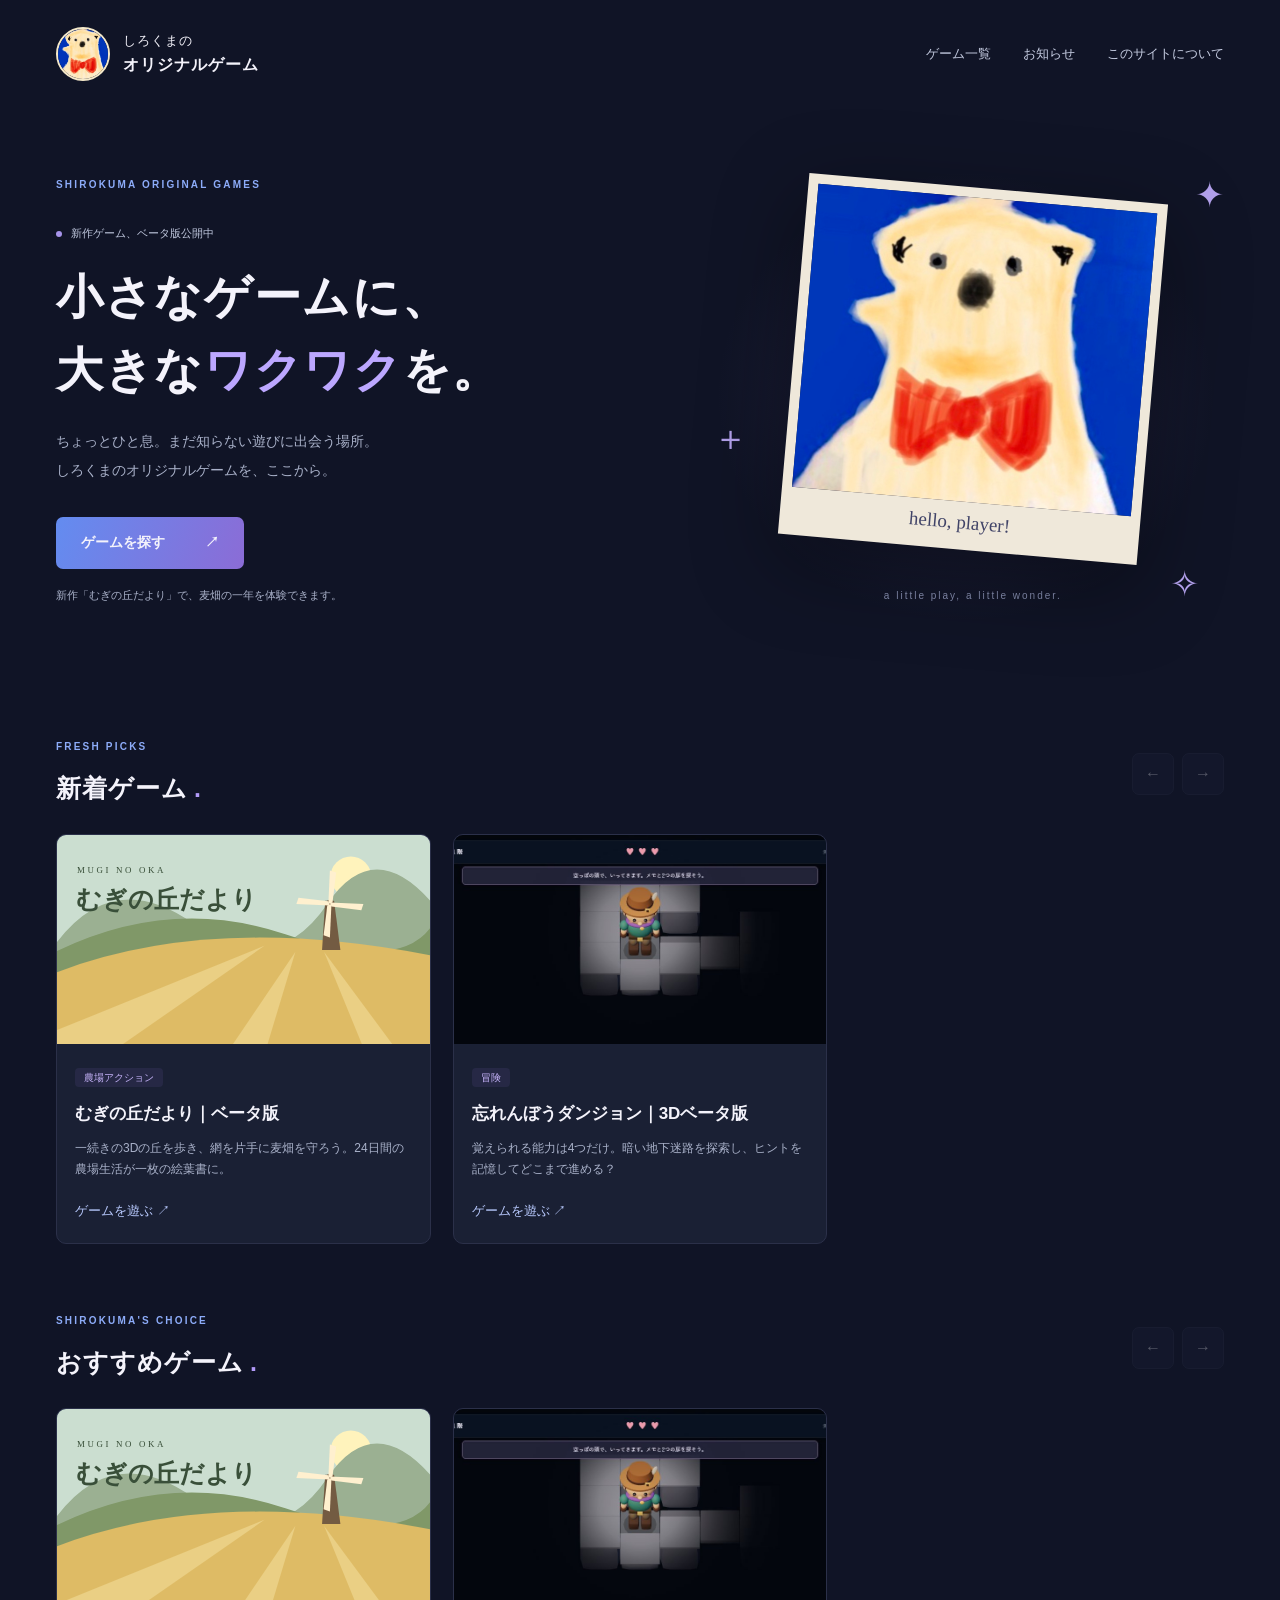
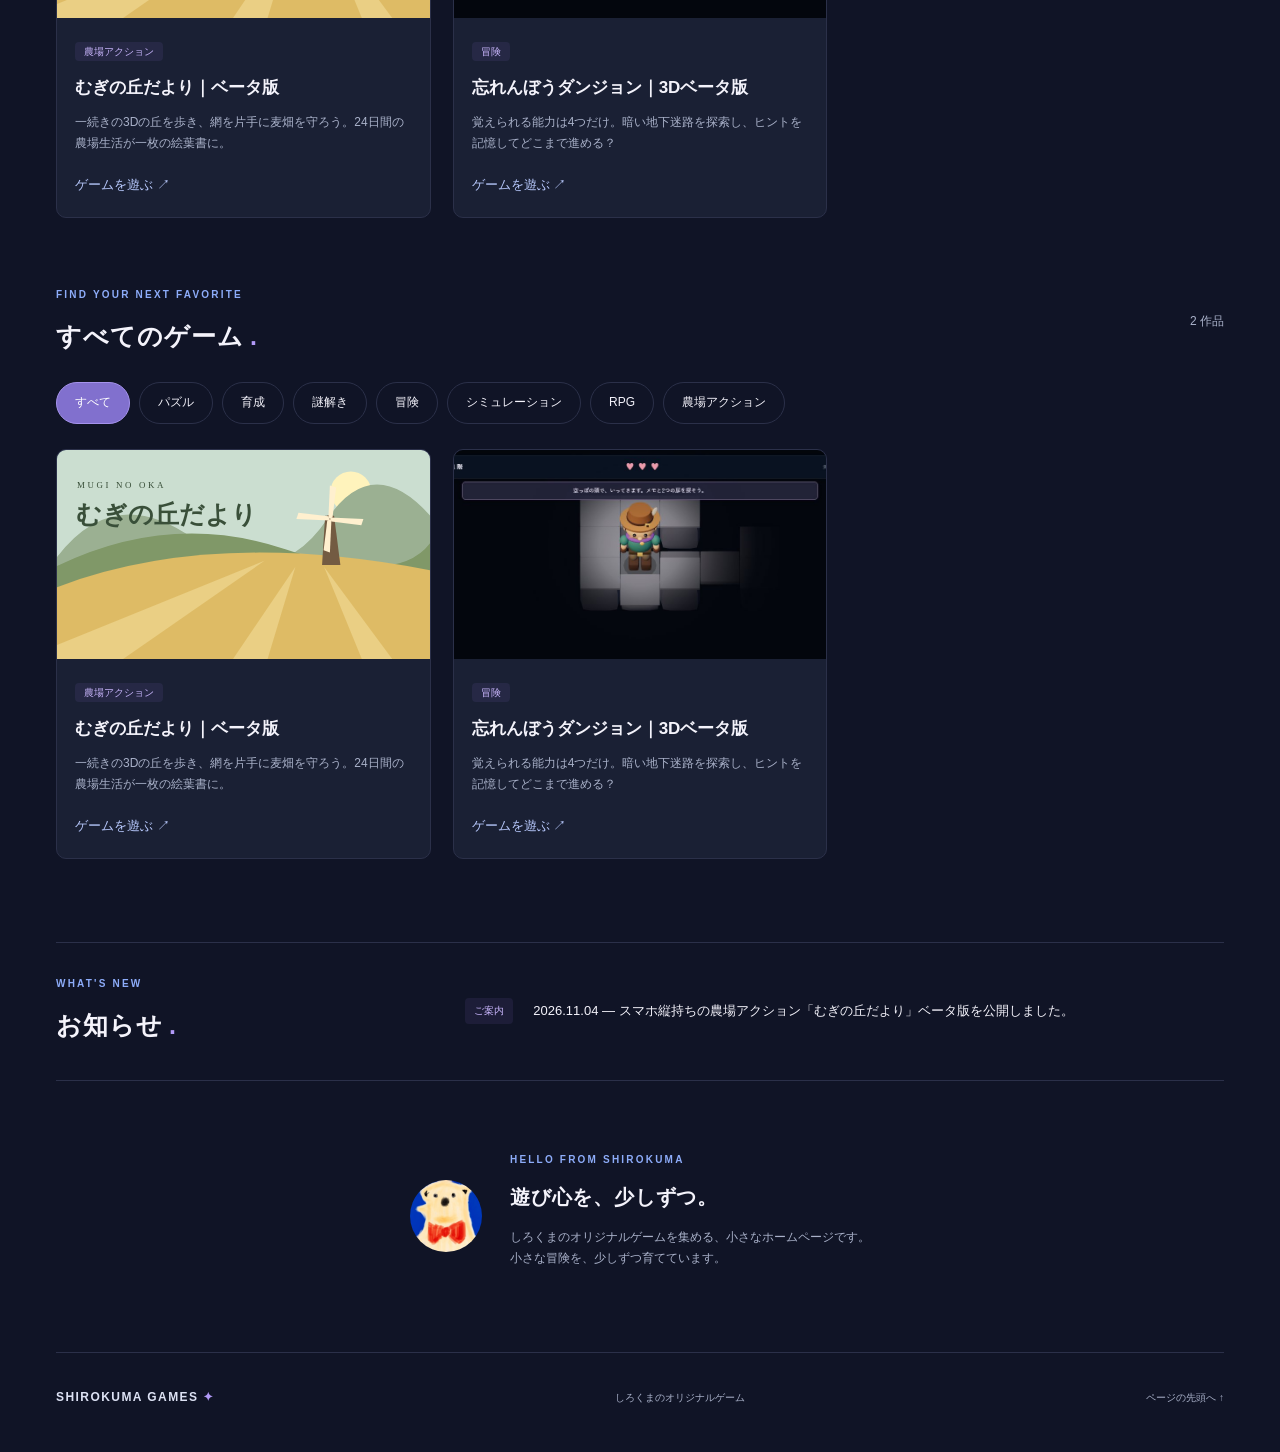
<file: index.html>
<!doctype html>
<html lang="ja">
<head><meta charset="utf-8"><meta name="viewport" content="width=device-width,initial-scale=1"><title>しろくまのオリジナルゲーム</title><meta name="description" content="小さなゲームに、大きなワクワクを。しろくまのオリジナルゲームのホームページ。"><meta name="theme-color" content="#101426"><link rel="icon" href="assets/shirokuma.jpg"><link rel="stylesheet" href="style.css"><script defer src="data/games.js"></script><script defer src="app.js"></script></head>
<body><a class="skip" href="#main">本文へ移動</a><header class="header"><a class="brand" href="./"><img src="assets/shirokuma.jpg" alt="赤い蝶ネクタイの手描きしろくま"><span>しろくまの<br><strong>オリジナルゲーム</strong></span></a><nav aria-label="メイン"><a href="#games">ゲーム一覧</a><a href="#news">お知らせ</a><a href="#about">このサイトについて</a></nav></header>
<main id="main"><section class="hero"><div class="hero-copy"><p class="eyebrow">SHIROKUMA ORIGINAL GAMES</p><p class="status"><span></span> 新作ゲーム、ベータ版公開中</p><h1>小さなゲームに、<br>大きな<span>ワクワク</span>を。</h1><p class="intro">ちょっとひと息。まだ知らない遊びに出会う場所。<br>しろくまのオリジナルゲームを、ここから。</p><a class="primary" href="#games">ゲームを探す <span aria-hidden="true">↗</span></a><p class="hero-note">新作「むぎの丘だより」で、麦畑の一年を体験できます。</p></div><div class="hero-art"><span class="spark s1">✦</span><span class="spark s2">＋</span><div class="portrait"><img src="assets/shirokuma.jpg" alt="青い背景に描かれた、赤い蝶ネクタイのしろくま"><span>hello, player!</span></div><div class="art-caption">a little play, a little wonder.</div><span class="spark s3">✧</span></div></section>
<div class="content"><section aria-labelledby="new-title" class="game-section"><div class="section-head"><div><p class="eyebrow">FRESH PICKS</p><h2 id="new-title">新着ゲーム<span class="dot">.</span></h2></div><div class="arrows"><button data-track="new-games" data-dir="-1" aria-label="新着ゲームを前へ">←</button><button data-track="new-games" data-dir="1" aria-label="新着ゲームを次へ">→</button></div></div><div id="new-games" class="track" tabindex="0" role="region" aria-label="新着ゲームの横スクロール一覧"></div></section>
<section aria-labelledby="recommended-title" class="game-section"><div class="section-head"><div><p class="eyebrow">SHIROKUMA'S CHOICE</p><h2 id="recommended-title">おすすめゲーム<span class="dot">.</span></h2></div><div class="arrows"><button data-track="recommended-games" data-dir="-1" aria-label="おすすめゲームを前へ">←</button><button data-track="recommended-games" data-dir="1" aria-label="おすすめゲームを次へ">→</button></div></div><div id="recommended-games" class="track" tabindex="0" role="region" aria-label="おすすめゲームの横スクロール一覧"></div></section>
<section id="games" aria-labelledby="all-title" class="game-section"><div class="section-head"><div><p class="eyebrow">FIND YOUR NEXT FAVORITE</p><h2 id="all-title">すべてのゲーム<span class="dot">.</span></h2></div><span id="count" aria-live="polite"></span></div><div id="filters" class="filters" role="group" aria-label="ジャンルで絞り込み"></div><div id="all-games" class="grid" aria-live="polite"></div></section>
<section id="news" class="news"><div><p class="eyebrow">WHAT'S NEW</p><h2>お知らせ<span class="dot">.</span></h2></div><div class="news-item"><span class="tag">ご案内</span><p>2026.11.04 — スマホ縦持ちの農場アクション「むぎの丘だより」ベータ版を公開しました。</p></div></section>
<section id="about" class="about"><img src="assets/shirokuma.jpg" alt="" width="72" height="72"><div><p class="eyebrow">HELLO FROM SHIROKUMA</p><h2>遊び心を、少しずつ。</h2><p>しろくまのオリジナルゲームを集める、小さなホームページです。<br>小さな冒険を、少しずつ育てています。</p></div></section></div></main>
<footer><a class="footer-brand" href="./">SHIROKUMA GAMES <span>✦</span></a><p>しろくまのオリジナルゲーム</p><a href="#main">ページの先頭へ ↑</a></footer><noscript><p>ゲーム一覧を見るにはJavaScriptを有効にしてください。</p></noscript></body></html>
</file>
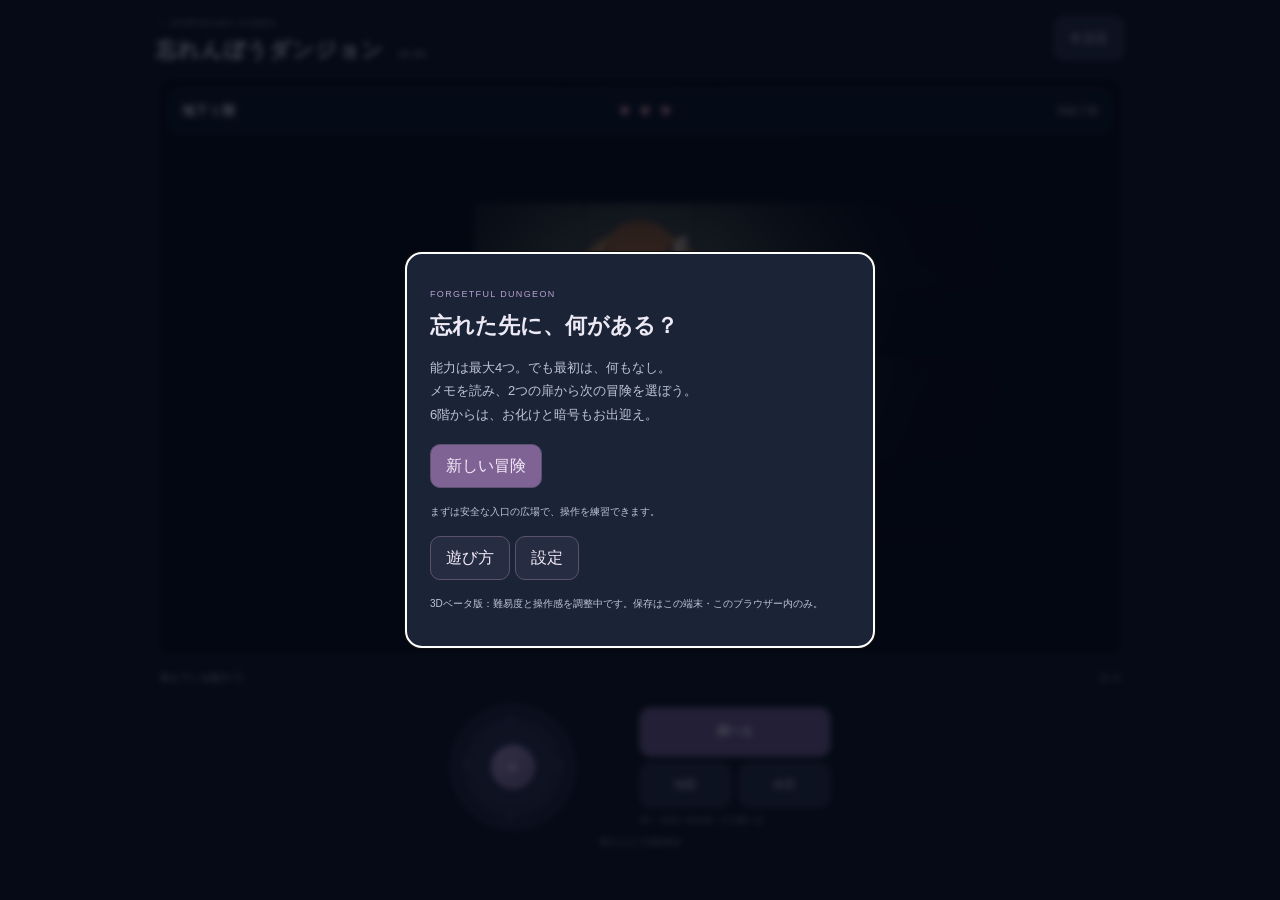
<file: games/forgetful-3d/index.html>
<!doctype html><html lang="ja"><head><meta charset="utf-8"><meta name="viewport" content="width=device-width,initial-scale=1,viewport-fit=cover"><meta name="theme-color" content="#0b101b"><meta name="description" content="覚える能力を選び、暗号を読み、どこまで潜れる？ミニチュア風3Dの探索迷路ゲーム。"><title>忘れんぼうダンジョン｜3Dベータ版</title><link rel="stylesheet" href="style.css?v=6"></head><body>
<main id="app"><header><div><a href="../../index.html">← SHIROKUMA GAMES</a><h1>忘れんぼうダンジョン <small>3D β6</small></h1></div><button id="settings" aria-label="設定を開く">⚙ 設定</button></header>
<section id="stage" aria-label="暗い地下迷宮"><div id="scene" tabindex="0"></div><div class="hud"><strong id="floor">地下 1 階</strong><div class="vitals"><span id="hearts" aria-label="ハート3">♥ ♥ ♥</span><small id="countdown" hidden></small></div><span id="counter">突破 0 階</span></div><div id="toast" role="status"></div><div id="guides"><div id="guide-door" class="guide" hidden><img src="guide-arrow.png" alt=""><span></span></div><div id="guide-food" class="guide" hidden><img src="guide-arrow.png" alt=""><span></span></div></div><div id="senses"></div><div id="error" hidden></div></section>
<section class="controls"><div class="skill-heading"><button id="skill-info">覚えている能力 ⓘ</button><span id="slots">0 / 4</span></div><div id="skills"></div><div class="input-row"><div id="stick" role="group" aria-label="移動スティック。上下左右にドラッグ"><span class="up">↑</span><span class="down">↓</span><span class="left">←</span><span class="right">→</span><div id="knob"></div></div><div class="actions"><button id="inspect" class="primary">調べる</button><div><button id="map">地図</button><button id="pause">休憩</button></div><p>PC：矢印 / WASD・Eで調べる</p></div></div><p id="save-state">階の入口で自動保存</p></section></main>
<dialog id="dialog"><div id="dialog-body"></div></dialog>
<script src="three.bundle.js"></script><script src="core.js?v=6"></script><script src="view.js?v=6"></script><script src="game.js?v=6"></script></body></html>
</file>
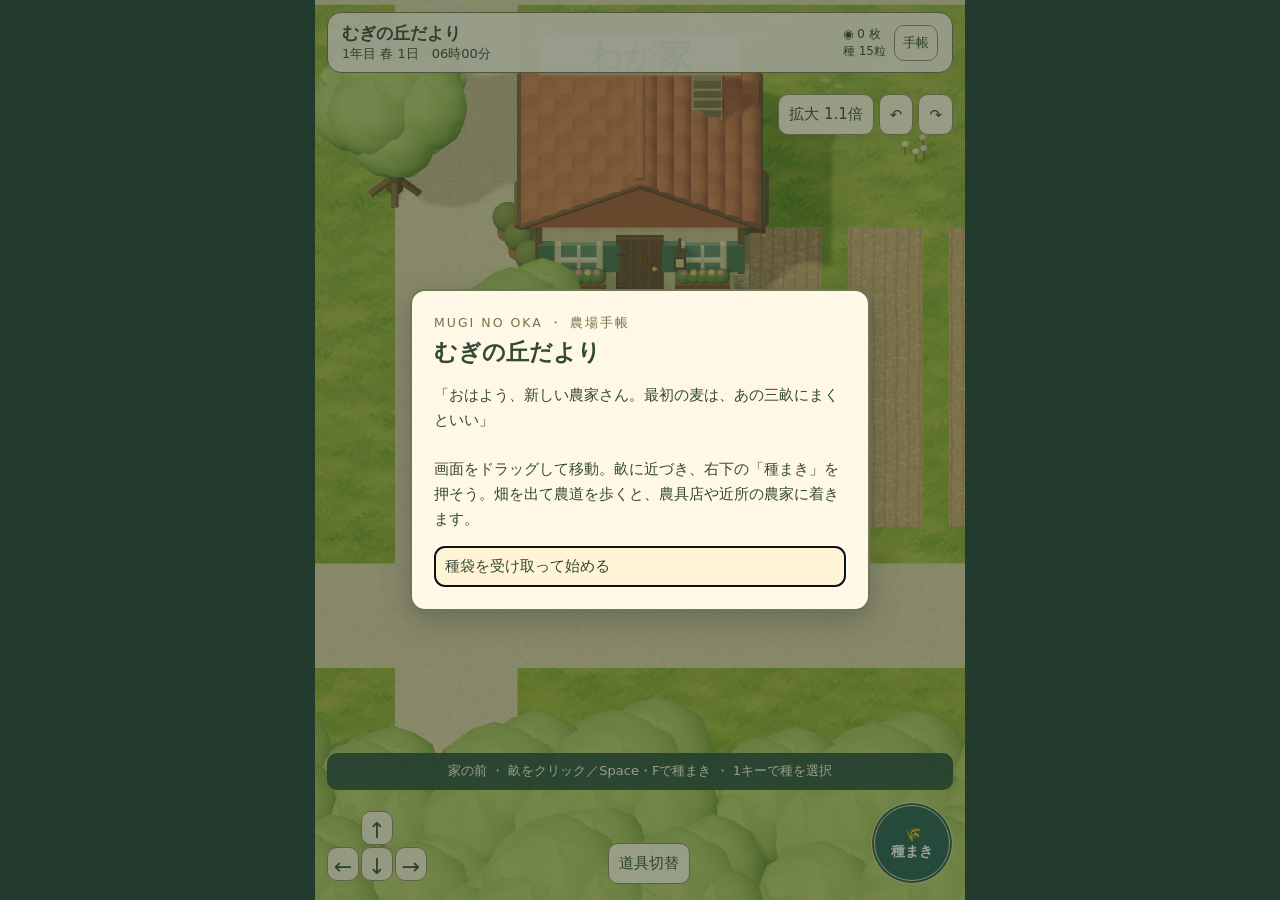
<file: games/mugi-3d/index.html>
<!doctype html><html lang="ja"><meta charset="utf-8"><meta name="viewport" content="width=device-width,initial-scale=1,viewport-fit=cover"><meta name="theme-color" content="#254d40"><title>むぎの丘だより・3D試作</title><style>
*{box-sizing:border-box}body{margin:0;background:#243d35;color:#354631;font:15px system-ui,sans-serif}main{max-width:650px;height:100dvh;margin:auto;position:relative;overflow:hidden;background:#adc792}canvas{width:100%;height:100%;display:block;touch-action:none}header,footer,#hint{position:absolute;left:12px;right:12px}header{top:max(12px,env(safe-area-inset-top));background:#fff6dfef;border:1px solid #786e48;border-radius:14px;padding:9px 14px;display:flex;align-items:center;justify-content:space-between;font-size:13px}header strong{display:block;font: bold 19px serif}button{font:inherit;color:#344934;background:#fff4d5;border:1px solid #928563;border-radius:10px;padding:10px;cursor:pointer}button:active{background:#ebcf89}button:disabled{opacity:.5}footer{bottom:max(16px,env(safe-area-inset-bottom));display:flex;align-items:end;justify-content:space-between;pointer-events:none}footer button{pointer-events:auto}#swing{border-radius:50%;width:82px;height:82px;background:#285749;color:white;font-weight:bold;border:4px double #e7d298;touch-action:none}#hint{bottom:110px;background:#254835e8;color:#fff6dc;border-radius:10px;padding:9px 14px;text-align:center;pointer-events:none}#pad{color:#304c3d;background:#fff5d9c9;border:1px dashed #677152;border-radius:50%;width:90px;height:90px;display:grid;place-content:center;text-align:center;font-size:12px;line-height:1.7}dialog{width:min(92%,460px);max-height:80dvh;overflow:auto;background:#fff8e7;border:2px solid #6e7655;border-radius:15px;color:#334935;padding:22px;box-shadow:0 9px 30px #23372f55}dialog::backdrop{background:#24392977}h1,h2{font-family:serif;margin:5px 0 12px}small{letter-spacing:.16em;color:#77704b}p{line-height:1.65;white-space:pre-line}#choices{display:grid;gap:7px}#choices button{text-align:left}#room{height:220px;background:linear-gradient(#cdb493 68%,#8c674f 68%);border:6px solid #735741;position:relative;overflow:hidden;border-radius:6px}#room span{position:absolute;font-size:46px}#room button{position:absolute;border:0;background:transparent;padding:4px;color:#625f50;font-size:21px}#card{width:100%;height:auto} #pad{display:grid;grid-template-columns:repeat(3,32px);grid-template-rows:repeat(2,34px);width:100px;height:76px;border:0;background:transparent;gap:2px}#pad button{padding:0;font-size:22px;touch-action:none;background:#fff3d9e8}#pad button:first-child{grid-column:2}#pad button:nth-child(2){grid-column:1;grid-row:2}#pad button:nth-child(3){grid-column:2;grid-row:2}#pad button:nth-child(4){grid-column:3;grid-row:2}header{gap:8px}header>div:first-child{flex:1;min-width:0}header strong{font-size:17px;white-space:nowrap}header #stats{white-space:pre-line;font-size:12px}header #menu{white-space:nowrap;padding:8px}#swing{white-space:pre-line;font-size:14px;line-height:1.25}#hint{font-size:13px;line-height:1.45}</style><main><canvas id="world" aria-label="むぎの丘の農場"></canvas><header><div><strong>むぎの丘だより</strong><span id="date"></span></div><div id="stats"></div><button id="menu">手帳</button></header><button id="interact" hidden style="position:absolute;bottom:190px;right:14px;background:#ffedb7">調べる</button><div style="position:absolute;right:12px;top:94px;display:flex;gap:5px"><button id="zoom">拡大 1.1倍</button><button id="turn-left" aria-label="視点を左へ">↶</button><button id="turn-right" aria-label="視点を右へ">↷</button></div><div id="hint" role="status">村の地図を読み込み中…</div><footer><div id="pad" aria-label="移動"><button data-move="ArrowUp" aria-label="前へ">↑</button><button data-move="ArrowLeft" aria-label="左へ">←</button><button data-move="ArrowDown" aria-label="後ろへ">↓</button><button data-move="ArrowRight" aria-label="右へ">→</button></div><button id="tools">道具切替</button><button id="swing">種まき</button></footer><dialog><small>MUGI NO OKA ・ 農場手帳</small><h2></h2><p id="body"></p><div id="extra"></div><div id="choices"></div></dialog></main><script src="../forgetful-3d/three.bundle.js"></script><script src="farm.js?v=12"></script><script src="../mugi/conversation.js?v=2"></script><script src="../mugi/cleaning.js?v=2"></script><script src="art.js?v=3"></script><script src="models.js?v=11"></script><script src="creatures.js?v=1"></script><script src="village.js?v=12"></script><script src="life.js?v=12"></script><script src="shop-room.js?v=2"></script><script src="view.js?v=12"></script></html>
</file>
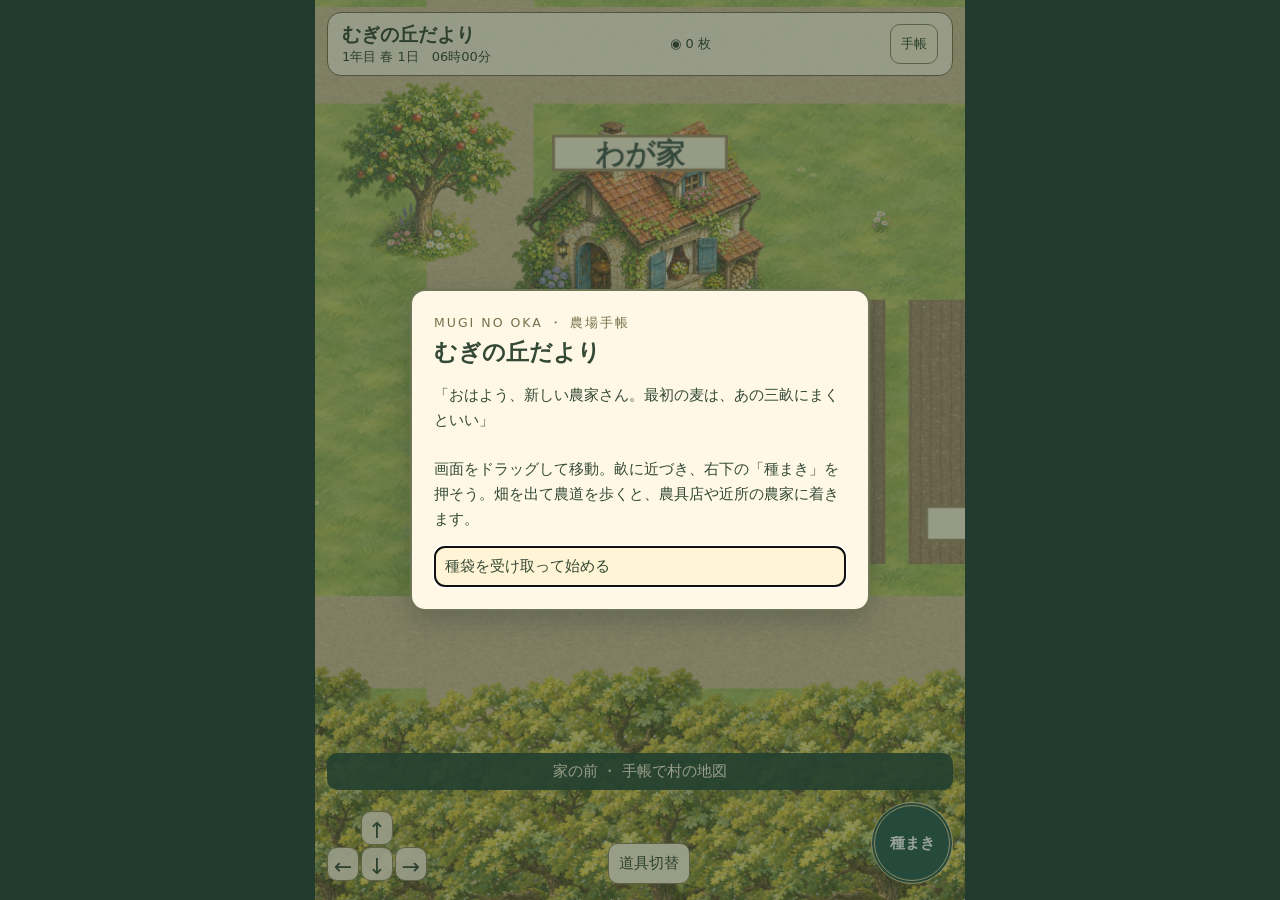
<file: games/mugi/index.html>
<!doctype html><html lang="ja"><meta charset="utf-8"><meta name="viewport" content="width=device-width,initial-scale=1,viewport-fit=cover"><meta name="theme-color" content="#254d40"><title>むぎの丘だより</title><style>
*{box-sizing:border-box}body{margin:0;background:#243d35;color:#354631;font:15px system-ui,sans-serif}main{max-width:650px;height:100dvh;margin:auto;position:relative;overflow:hidden;background:#adc792}canvas{width:100%;height:100%;display:block;touch-action:none}header,footer,#hint{position:absolute;left:12px;right:12px}header{top:max(12px,env(safe-area-inset-top));background:#fff6dfef;border:1px solid #786e48;border-radius:14px;padding:9px 14px;display:flex;align-items:center;justify-content:space-between;font-size:13px}header strong{display:block;font: bold 19px serif}button{font:inherit;color:#344934;background:#fff4d5;border:1px solid #928563;border-radius:10px;padding:10px;cursor:pointer}button:active{background:#ebcf89}button:disabled{opacity:.5}footer{bottom:max(16px,env(safe-area-inset-bottom));display:flex;align-items:end;justify-content:space-between;pointer-events:none}footer button{pointer-events:auto}#swing{border-radius:50%;width:82px;height:82px;background:#285749;color:white;font-weight:bold;border:4px double #e7d298;touch-action:none}#hint{bottom:110px;background:#254835e8;color:#fff6dc;border-radius:10px;padding:9px 14px;text-align:center;pointer-events:none}#pad{color:#304c3d;background:#fff5d9c9;border:1px dashed #677152;border-radius:50%;width:90px;height:90px;display:grid;place-content:center;text-align:center;font-size:12px;line-height:1.7}dialog{width:min(92%,460px);max-height:80dvh;overflow:auto;background:#fff8e7;border:2px solid #6e7655;border-radius:15px;color:#334935;padding:22px;box-shadow:0 9px 30px #23372f55}dialog::backdrop{background:#24392977}h1,h2{font-family:serif;margin:5px 0 12px}small{letter-spacing:.16em;color:#77704b}p{line-height:1.65;white-space:pre-line}#choices{display:grid;gap:7px}#choices button{text-align:left}#room{height:220px;background:linear-gradient(#cdb493 68%,#8c674f 68%);border:6px solid #735741;position:relative;overflow:hidden;border-radius:6px}#room span{position:absolute;font-size:46px}#room button{position:absolute;border:0;background:transparent;padding:4px;color:#625f50;font-size:21px}#card{width:100%;height:auto} #pad{display:grid;grid-template-columns:repeat(3,32px);grid-template-rows:repeat(2,34px);width:100px;height:76px;border:0;background:transparent;gap:2px}#pad button{padding:0;font-size:22px;touch-action:none;background:#fff3d9e8}#pad button:first-child{grid-column:2}#pad button:nth-child(2){grid-column:1;grid-row:2}#pad button:nth-child(3){grid-column:2;grid-row:2}#pad button:nth-child(4){grid-column:3;grid-row:2}</style><main><canvas id="world" aria-label="むぎの丘の農場"></canvas><header><div><strong>むぎの丘だより</strong><span id="date"></span></div><div id="stats"></div><button id="menu">手帳</button></header><button id="interact" hidden style="position:absolute;bottom:154px;right:14px;background:#ffedb7">調べる</button><div id="hint" role="status">村の地図を読み込み中…</div><footer><div id="pad" aria-label="移動"><button data-move="ArrowUp" aria-label="前へ">↑</button><button data-move="ArrowLeft" aria-label="左へ">←</button><button data-move="ArrowDown" aria-label="後ろへ">↓</button><button data-move="ArrowRight" aria-label="右へ">→</button></div><button id="tools">道具切替</button><button id="swing">種まき</button></footer><dialog><small>MUGI NO OKA ・ 農場手帳</small><h2></h2><p id="body"></p><div id="extra"></div><div id="choices"></div></dialog></main><script src="../forgetful-3d/three.bundle.js"></script><script src="farm.js?v=11"></script><script src="conversation.js?v=2"></script><script src="cleaning.js?v=2"></script><script src="art.js?v=9"></script><script src="village.js?v=10"></script><script src="display.js?v=9"></script><script src="view.js?v=9"></script></html>
</file>
<file: style.css>
:root{color-scheme:dark;--bg:#101426;--text:#f4f3fb;--muted:#a9b1c9;--line:#2b3049;--blue:#8dacf9;--purple:#b29af8}*{box-sizing:border-box}html{scroll-behavior:smooth;scroll-padding-top:25px}body{margin:0;background:var(--bg);color:var(--text);font-family:"Yu Gothic","Hiragino Kaku Gothic ProN",sans-serif;line-height:1.8}a{color:inherit;text-decoration:none}button{font:inherit;cursor:pointer}a:focus-visible,button:focus-visible,[tabindex]:focus-visible{outline:3px solid #afc6ff;outline-offset:5px}.skip{position:absolute;top:-100px;left:16px;background:#fff;color:#111;padding:12px;z-index:4}.skip:focus{top:8px}.header{max-width:1240px;margin:auto;min-height:108px;padding:20px 36px;display:flex;align-items:center;justify-content:space-between;gap:20px}.brand{display:flex;align-items:center;gap:13px;font-size:13px;line-height:1.6;letter-spacing:.08em}.brand strong{font-size:16px}.brand img{width:54px;height:54px;object-fit:cover;border-radius:50%;border:2px solid #f5e9ca}nav{display:flex;gap:32px;font-size:13px;color:#c5cce1}nav a:hover{color:#fff}.hero{max-width:1240px;margin:auto;min-height:560px;padding:55px 36px 74px;display:grid;grid-template-columns:1.2fr 1fr;align-items:center;gap:30px;position:relative}.eyebrow{font-size:10px;letter-spacing:.22em;color:var(--blue);font-weight:bold;margin:0 0 10px}.status{display:inline-flex;align-items:center;gap:9px;font-size:11px;color:#c0c8de;margin:20px 0 8px}.status span{width:6px;height:6px;border-radius:50%;background:#a693e9}h1{font-size:clamp(30px,3.7vw,49px);line-height:1.55;letter-spacing:.035em;margin:8px 0 20px}h1 span{color:#bca7ff}.intro{color:var(--muted);font-size:14px;line-height:2.1}.primary{display:inline-flex;gap:40px;align-items:center;margin-top:18px;background:linear-gradient(110deg,#638cf0,#8b6cd6);padding:13px 25px;border-radius:7px;font-weight:bold;font-size:14px}.primary:hover{filter:brightness(1.15)}.hero-note{font-size:11px;color:var(--muted);margin-top:17px}.hero-art{position:relative;padding:25px 25px 25px 40px;background:radial-gradient(ellipse,#60539c44,transparent 68%)}.portrait{transform:rotate(5deg);position:relative;border:10px solid #efe8da;border-bottom-width:48px;box-shadow:0 24px 85px #0006;max-width:360px;margin:auto}.portrait img{display:block;width:100%;aspect-ratio:1.12;object-fit:cover}.portrait span{position:absolute;bottom:-39px;left:0;right:0;text-align:center;color:#404367;font-family:cursive;font-size:19px}.art-caption{text-align:center;font-size:10px;letter-spacing:.2em;color:#8a92b4;margin-top:37px}.spark{position:absolute;color:#b3a1ec;font-size:35px}.s1{right:0;top:0}.s2{left:6px;top:52%}.s3{right:25px;bottom:15px}.content{max-width:1240px;padding:0 36px;margin:auto}.game-section{padding:34px 0 18px}.section-head{display:flex;justify-content:space-between;align-items:center;gap:20px;margin-bottom:23px}h2{font-size:25px;letter-spacing:.04em;margin:0}.dot{color:var(--purple);padding-left:6px}.arrows{display:flex;gap:8px}button{border:1px solid var(--line);color:var(--text);background:#1b2037;border-radius:7px;min-height:42px;min-width:42px}button:hover:not(:disabled){border-color:#a994f1}button:disabled{opacity:.3;cursor:default}.track{display:flex;gap:22px;overflow-x:auto;scroll-snap-type:x mandatory;scrollbar-width:thin;scrollbar-color:#5b527a transparent;padding:0 0 16px}.empty{width:100%;padding:33px 28px;border:1px dashed #353c57;background:linear-gradient(110deg,#191e33,#171b2f);border-radius:9px;display:flex;align-items:center;gap:24px;min-height:135px}.empty-icon{font-size:27px;color:#9f92cd}.empty h3{font-size:15px;margin:0 0 5px}.empty p{font-size:12px;color:var(--muted);margin:0}.filters{display:flex;gap:9px;flex-wrap:wrap;margin-bottom:25px}.filters button{padding:7px 18px;border-radius:24px;font-size:12px;background:transparent}.filters button[aria-pressed=true]{background:#8170ce;border-color:#a593ed;color:white}.grid{display:grid;grid-template-columns:repeat(3,minmax(0,1fr));gap:22px}.grid>.empty{grid-column:1/-1}#count{font-size:12px;color:var(--muted)}.card{border:1px solid var(--line);border-radius:10px;overflow:hidden;background:#1a2034;min-width:0}.track .card{flex:0 0 calc((100% - 44px)/3);scroll-snap-align:start}.card>a{display:block;height:100%}.card img,.cover{width:100%;aspect-ratio:16/9;object-fit:cover;display:block;background:linear-gradient(135deg,#243655,#504078)}.cover{display:grid;place-items:center;color:#c6b6ff;font-size:36px}.card-body{padding:18px}.card h3{font-size:17px;margin:8px 0}.card p{font-size:12px;color:var(--muted);margin:0 0 15px}.card:hover{border-color:#9b87dd}.play{font-size:13px;color:#b9caff}.tag{font-size:10px;color:#c7b4fa;background:#a080ef16;padding:4px 9px;border-radius:4px}.news{border-top:1px solid var(--line);border-bottom:1px solid var(--line);margin-top:65px;padding:32px 0;display:grid;grid-template-columns:1fr 2fr;gap:30px;align-items:center}.news-item{display:flex;align-items:center;gap:20px;font-size:13px}.about{display:flex;align-items:center;justify-content:center;gap:28px;padding:70px 0}.about img{object-fit:cover;border-radius:50%}.about h2{font-size:20px}.about p:not(.eyebrow){font-size:12px;color:var(--muted)}footer{max-width:1168px;margin:auto;padding:26px 0 35px;border-top:1px solid var(--line);display:flex;justify-content:space-between;align-items:center;gap:16px;font-size:10px;color:var(--muted)}.footer-brand{font-size:12px;letter-spacing:.12em;font-weight:bold;color:#dde2f4}.footer-brand span{color:var(--purple)}@media(max-width:760px){.header{padding:18px 22px;flex-wrap:wrap;min-height:auto}nav{gap:20px;font-size:11px}.hero{padding:35px 22px;grid-template-columns:1fr;gap:18px}.hero-art{width:80%;max-width:340px;margin:auto}.hero-copy{z-index:1}h1{font-size:34px}.content{padding:0 22px}.track .card{flex-basis:76%}.grid{grid-template-columns:repeat(2,minmax(0,1fr))}.news{grid-template-columns:1fr;gap:15px;margin-top:40px}.news-item{align-items:flex-start;gap:12px}.news-item p{margin:0}.news-item .tag{white-space:nowrap}.about{padding:48px 0;gap:18px}.about img{width:54px;height:54px}footer{margin:0 22px;flex-wrap:wrap}h2{font-size:22px}.empty{padding:24px 18px;gap:15px}.game-section{padding-top:28px}}@media(max-width:400px){h1{font-size:29px}.grid{grid-template-columns:1fr}.brand strong{font-size:14px}nav{gap:14px}.about br{display:none}}@media(prefers-reduced-motion:reduce){html{scroll-behavior:auto}}
</file>
<file: games/forgetful-3d/style.css>
:root{color-scheme:dark;font-family:"Yu Gothic",Meiryo,sans-serif;color:#f1eaf8;background:#0b101b}*{box-sizing:border-box}body{margin:0;overscroll-behavior:none}a{color:#b0a5c9;text-decoration:none}button{font:inherit;min-height:44px;padding:10px 15px;background:#262d42;color:#f3eafa;border:1px solid #5c526f;border-radius:10px;cursor:pointer}button:hover:not(:disabled){background:#403c57}button:disabled{opacity:.35;cursor:default}button:focus-visible,a:focus-visible,[tabindex]:focus-visible{outline:3px solid #f1ca87;outline-offset:2px}#app{max-width:1000px;height:100dvh;min-height:620px;margin:auto;padding:0 16px;display:grid;grid-template-rows:76px minmax(230px,1fr) 244px}header{display:flex;justify-content:space-between;align-items:center;gap:8px}header a{font-size:9px;letter-spacing:.13em}h1{font-size:21px;margin:6px 0 0;letter-spacing:.04em}h1 small{font-size:9px;color:#9f99b1;margin-left:8px}#sound{font-size:11px}#stage{position:relative;overflow:hidden;border:1px solid #37394e;border-radius:16px;background:#050910}#scene{position:absolute;inset:0;touch-action:none;--light-x:50%;--light-y:43%}#scene canvas{display:block;width:100%;height:100%}#scene:after{content:'';position:absolute;inset:0;pointer-events:none;background:radial-gradient(circle at var(--light-x) var(--light-y),transparent 0,transparent 38px,rgba(3,6,12,.12) 95px,rgba(3,6,12,.58) 180px,rgba(3,6,12,.94) 270px)}.hud{position:absolute;top:12px;left:12px;right:12px;display:flex;justify-content:space-between;align-items:center;gap:10px;background:#0b1424da;border:1px solid #69718a40;padding:10px 12px;border-radius:10px;pointer-events:none}.hud strong{font-size:13px}#hearts{color:#ed9aab;font-size:19px;letter-spacing:2px}#counter{font-size:10px;color:#b6b5c8}#toast{position:absolute;left:8%;right:8%;top:72px;background:#25253be8;border:1px solid #8b729f;padding:10px;border-radius:10px;text-align:center;font-size:12px;opacity:0;pointer-events:none}#toast.show{opacity:1}#senses{position:absolute;bottom:14px;left:10px;right:10px;text-align:center;color:#e7c589;font-size:11px;text-shadow:0 1px 4px #000;pointer-events:none}#error{position:absolute;inset:0;background:#131d2d;align-content:center;text-align:center;padding:25px;font-size:14px}.controls{padding:10px 4px 0}.skill-heading{display:flex;justify-content:space-between;align-items:center;color:#a5a6ba;font-size:10px}.skill-heading button{border:0;background:none;padding:0;font-size:10px;min-height:24px;color:#c0b1d3}#skills{display:grid;grid-template-columns:repeat(4,minmax(0,1fr));gap:6px;margin-top:5px}.skill{border:1px solid #444054;background:#1c2234;border-radius:7px;min-height:31px;display:grid;place-items:center;padding:4px;font-size:10px;text-align:center}.skill strong{color:#e7ca98;font-weight:normal}.skill small{display:none}.skill.empty{font-size:9px;color:#7d819b;border-style:dashed}.input-row{display:flex;align-items:center;justify-content:center;gap:65px;margin-top:10px}#stick{width:124px;height:124px;flex-shrink:0;position:relative;border-radius:50%;background:radial-gradient(circle,#34344e,#1b263b);border:1px solid #5c5978;box-shadow:inset 0 0 0 10px #10172b88;touch-action:none;user-select:none}#knob{position:absolute;left:39px;top:39px;width:44px;height:44px;background:linear-gradient(140deg,#b59bcf,#7d6a95);border-radius:50%;border:1px solid #c5aee0;box-shadow:0 3px 12px #0005;pointer-events:none}#knob:after{content:'✦';display:grid;place-items:center;height:100%}#stick span{position:absolute;font-size:13px;color:#9997b3}.up{left:55px;top:5px}.down{left:55px;bottom:5px}.left{left:9px;top:50px}.right{right:9px;top:50px}.actions{width:190px}.actions>button{width:100%;background:#786093;border-color:#b29cc7;font-weight:bold}.actions>div{display:flex;gap:8px;margin-top:7px}.actions>div>button{flex:1;font-size:11px}.actions p{font-size:9px;color:#9d9eb5;margin:7px 0 0}#save-state{font-size:9px;color:#8c94ad;margin:7px 0 0;text-align:center}dialog{width:calc(100% - 32px);max-width:470px;max-height:85dvh;background:#1b2437;border:1px solid #88729e;border-radius:16px;padding:24px;color:#eeeaf5}dialog::backdrop{background:#050915bb;backdrop-filter:blur(3px)}dialog h2{font-size:22px;margin:8px 0 15px}dialog p{font-size:13px;color:#bfc4d8;line-height:1.8;white-space:pre-line}dialog .eyebrow{font-size:9px;letter-spacing:.15em;color:#b6a0d0}dialog button{margin:5px 5px 5px 0}dialog .primary{background:#806395}dialog .danger{color:#ffb7ba}.clue{white-space:pre-wrap;word-break:break-word;color:#e7c897;background:#10162a;padding:20px;border-radius:8px;text-align:center;font-size:22px}.result{font-size:40px;color:#edcb8f}.quiet{font-size:10px!important}dialog canvas{width:100%;image-rendering:pixelated}.result-image{width:100%}@media(max-width:600px){#app{padding:0 10px;grid-template-rows:68px minmax(190px,1fr) 250px;min-height:570px}h1{font-size:15px}header a{font-size:8px}h1 small{font-size:8px}.input-row{justify-content:space-between;gap:22px;margin:10px 4px 0}.actions{width:155px}.skill{font-size:9px}.skill.empty{font-size:8px}.hud{padding:8px 10px}.hud strong{font-size:11px}#hearts{font-size:17px}#sound{padding:8px 10px}#save-state{font-size:8px}}@media(max-height:520px) and (min-width:600px){#app{height:auto;min-height:100dvh;grid-template-rows:65px 350px 244px}}

#settings{font-size:12px;white-space:nowrap}#scene.plaza:after{display:none}.setting-row{display:block;margin:20px 0;color:#e1daeb;font-size:14px}.setting-row>span{display:flex;justify-content:space-between}.setting-row input{width:100%;min-height:38px;accent-color:#bba1d9}.setting-row output{color:#edce8f}.actions>button{font-size:12px;min-height:48px}#stage.hurt{box-shadow:inset 0 0 0 5px #ed718d}#stage.hurt:after{content:'';position:absolute;inset:0;pointer-events:none;border:5px solid #ed718d;border-radius:16px;animation:damage-edge .65s ease-out both}#stage.hurt #hearts{animation:damage-heart .65s ease-out both}@keyframes damage-edge{from{opacity:.95}to{opacity:0}}@keyframes damage-heart{0%,100%{transform:scale(1)}30%{transform:scale(1.22);color:#fff0f4}}@media(prefers-reduced-motion:reduce){#stage.hurt:after,#stage.hurt #hearts{animation:none}}

.vitals{display:grid;justify-items:center;gap:2px}#countdown{font-size:13px;color:#eedaaa;font-variant-numeric:tabular-nums}#countdown.urgent{color:#ff999a;font-weight:bold}

:root{font-family:ui-rounded,"Hiragino Maru Gothic ProN","Yu Gothic","Meiryo",sans-serif}
#countdown{font-family:ui-rounded,"Arial Rounded MT Bold","Trebuchet MS",Meiryo,sans-serif;font-size:clamp(20px,3.3vw,30px);font-weight:900;line-height:1.2;letter-spacing:.035em;color:#ffe7ad;-webkit-text-stroke:.65px currentColor;text-shadow:0 1px #ae7849,0 2px #875439,0 3px #674132,0 4px 5px #10101d}
#countdown.urgent{color:#ffb2ba;text-shadow:0 2px #8e4057,0 3px #522e41}
#guides{position:absolute;inset:0;pointer-events:none}.guide{position:absolute;display:grid;justify-items:center;transform:translate(-50%,-50%);gap:4px}.guide[hidden]{display:none}.guide img{width:40px;height:31px;object-fit:contain;filter:drop-shadow(0 2px 2px #130d22)}#guide-food img{filter:hue-rotate(70deg) drop-shadow(0 2px 2px #130d22)}.guide span,#senses:not(:empty){border-radius:20px;background:#10172ce8;border:1px solid #b0a080;padding:2px 9px;color:#fff1cf;font-size:12px;font-weight:700}.guide span{z-index:1}#senses:not(:empty){left:50%;right:auto;transform:translateX(-50%);white-space:nowrap}
</file>
